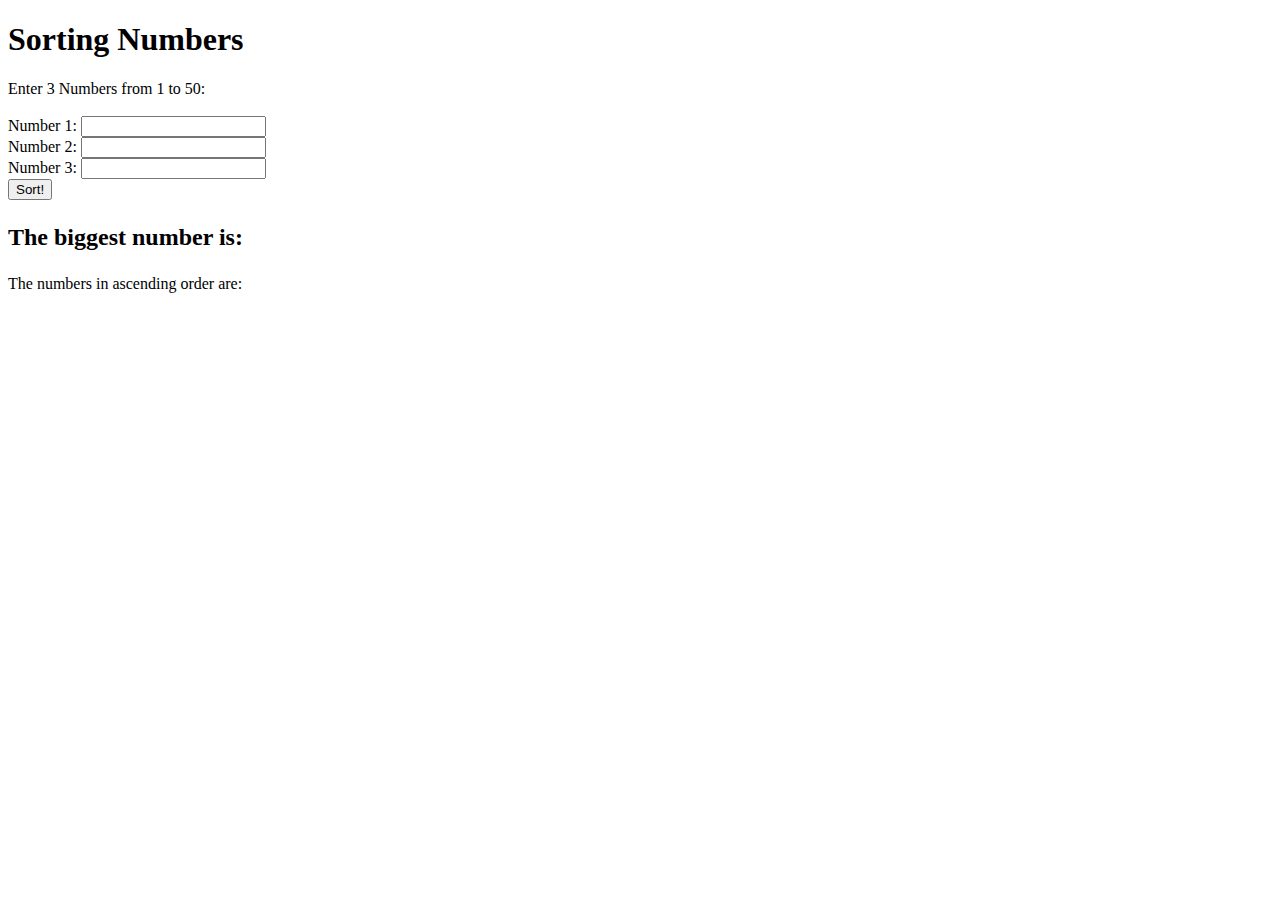
<file: challenges/challenge3/index.html>
<!DOCTYPE html>
<html>
    <body>
        <h1>Sorting Numbers</h1>
        
        Enter 3 Numbers from 1 to 50: <br><br>
        
        Number 1: <input type="number" id="myNumber1"><br>
        Number 2: <input type="number" id="myNumber2"><br>
        Number 3: <input type="number" id="myNumber3"><br>
        
        
        <button onclick="numSort()">Sort!</button>
        
        <p id = "error"></p>
        
        <h2><p id="biggest"> The biggest number is: </p></h2>
        
        <p id="sorted"> The numbers in ascending order are: </p>
        
            <script>
               
                function numSort() 
                {
                    var firstNum = document.getElementById("myNumber1").value;
                    var secondNum = document.getElementById("myNumber2").value;
                    var thirdNum = document.getElementById("myNumber3").value;
                   
                    var list = [firstNum,secondNum,thirdNum];
                    for(var i = 0; i<2;i++)
                    {
                         if(list[i] < 1)
                        {
                            document.getElementById("error").innerHTML = "Incorrect Input";
                        }
                        else if(list[i] > 50)
                        {
                            document.getElementById("error").innerHTML = "Incorrect Input";
                        }
                    }
                    list.sort(function(a, b){return a-b});
                    if(list[0]==list[1])
                    {
                        if(list[1]==list[2])
                        {
                            document.getElementById("error").innerHTML = "All numbers equal";
                        }
                    }
                    document.getElementById("biggest").innerHTML = "The biggest number is: " + list[2];
                    document.getElementById("sorted").innerHTML = "The numbers in ascedning ordre are: " + list;
                }
            
            </script>
    
    </body>
</html>
</file>
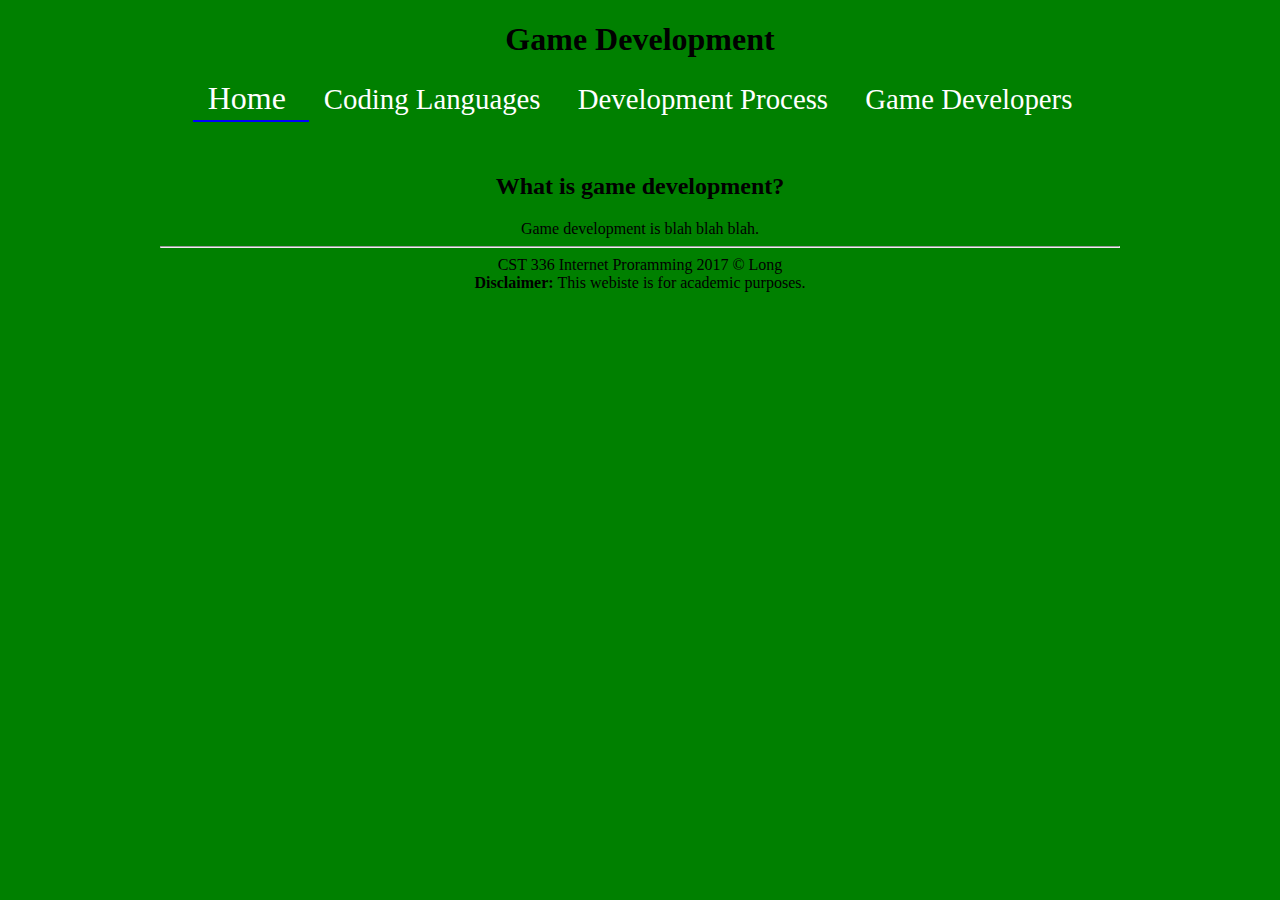
<file: homework/homework1/index.html>
<!DOCTYPE html>
<html>
    <head>
        <title>My Homework 1 Website</title>
        <link  href="css/styles.css" rel="stylesheet" type="text/css" />
    </head>
    <body>
        <header>
            <h1>Game Development</h1>
        </header>
        <nav>
            <a href = "index.html" id = "current"> Home </a>
            <a href = "lanuages.html"> Coding Languages </a>
            <a href = "process.html"> Development Process </a>
            <a href = "developers.html"> Game Developers </a>
        </nav>
        <br></br>
        <div id = "content">
            <section>
                <h2> What is game development?</h2>
                Game development is blah blah blah.
            </section>
        </div>
        <footer>
            <hr>
            CST 336 Internet Proramming 2017 &copy Long</br>
            <strong>Disclaimer: </strong> This webiste is for academic purposes.</br>
        </footer>
    </body>
</html>
</file>
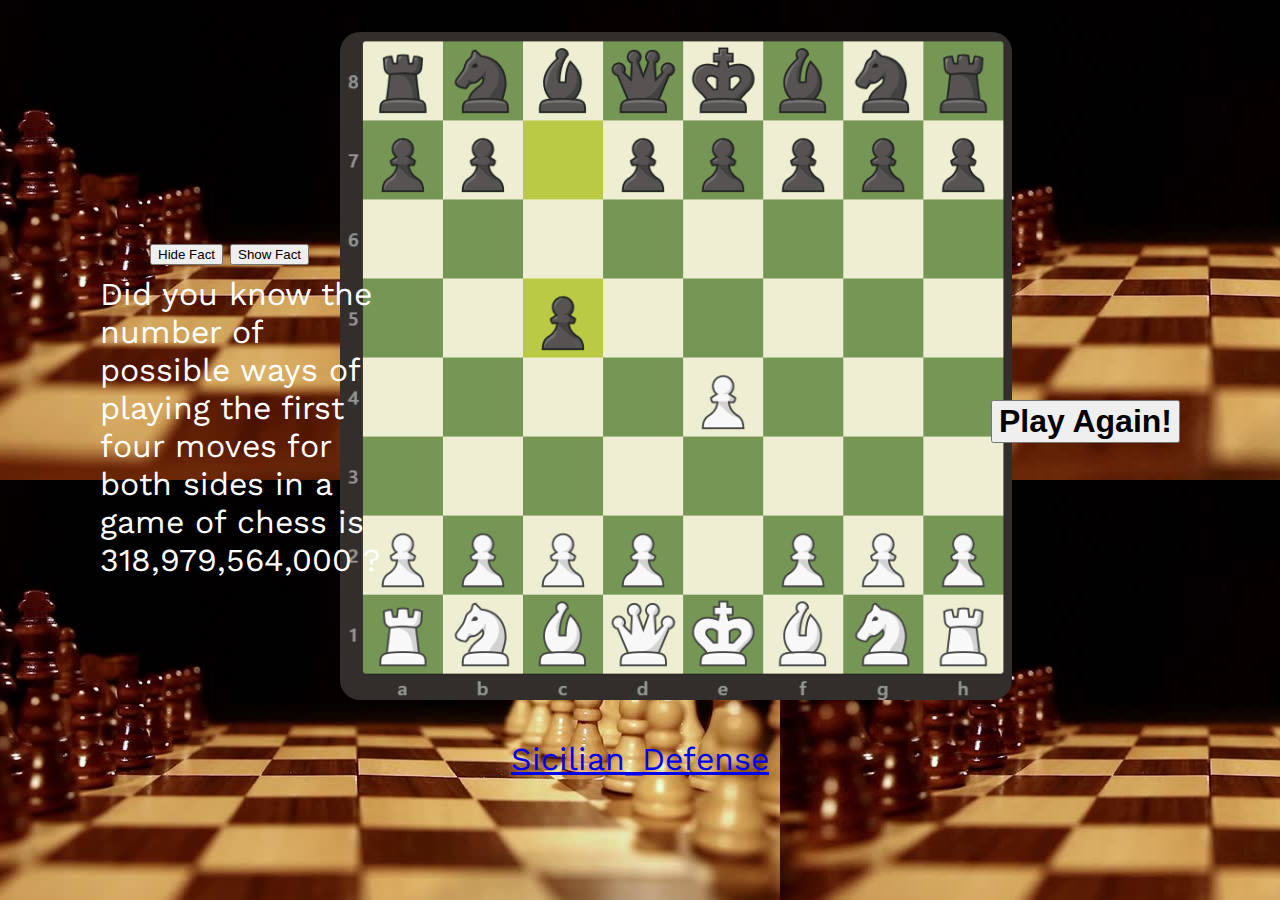
<file: homework/homework4/index.html>
<!DOCTYPE html>
<html>
    <head>
        <title> Chess Opening Randomizer 2.0 </title>
        <style>
            @import url("css/style.css");
        </style>
        <meta charset- "utf-8"/>
        <script src="https://ajax.googleapis.com/ajax/libs/jquery/3.2.1/jquery.min.js"></script>
        <script>
        $(document).ready(function(){
            $("#hide").click(function(){
                $("#fact").hide();
            });
            $("#show").click(function(){
                $("#fact").show();
            });
        });
        $(function(){
        var x = 0;
        setInterval(function(){
            x-=1;
            $('body').css('background-position', x + 'px 0');
        }, 10);
         })
        </script>
    </head>
    <body>
        
        <div id= "main">
            <p id="board"></p> 
        
            <p id = "link"></p>
        </div>
        <div id = "hideshow">
             <button id="hide">Hide Fact</button>
             <button id="show">Show Fact</button>
        </div>
        <div id = "fact"></div>
        
        <div >
            <form>
                   <input type="Submit" value="Play Again!" id = "play"/>
            </form>
        </div>
        <script src="inc/func.js">
        </script>
    </body>
</html>
</file>
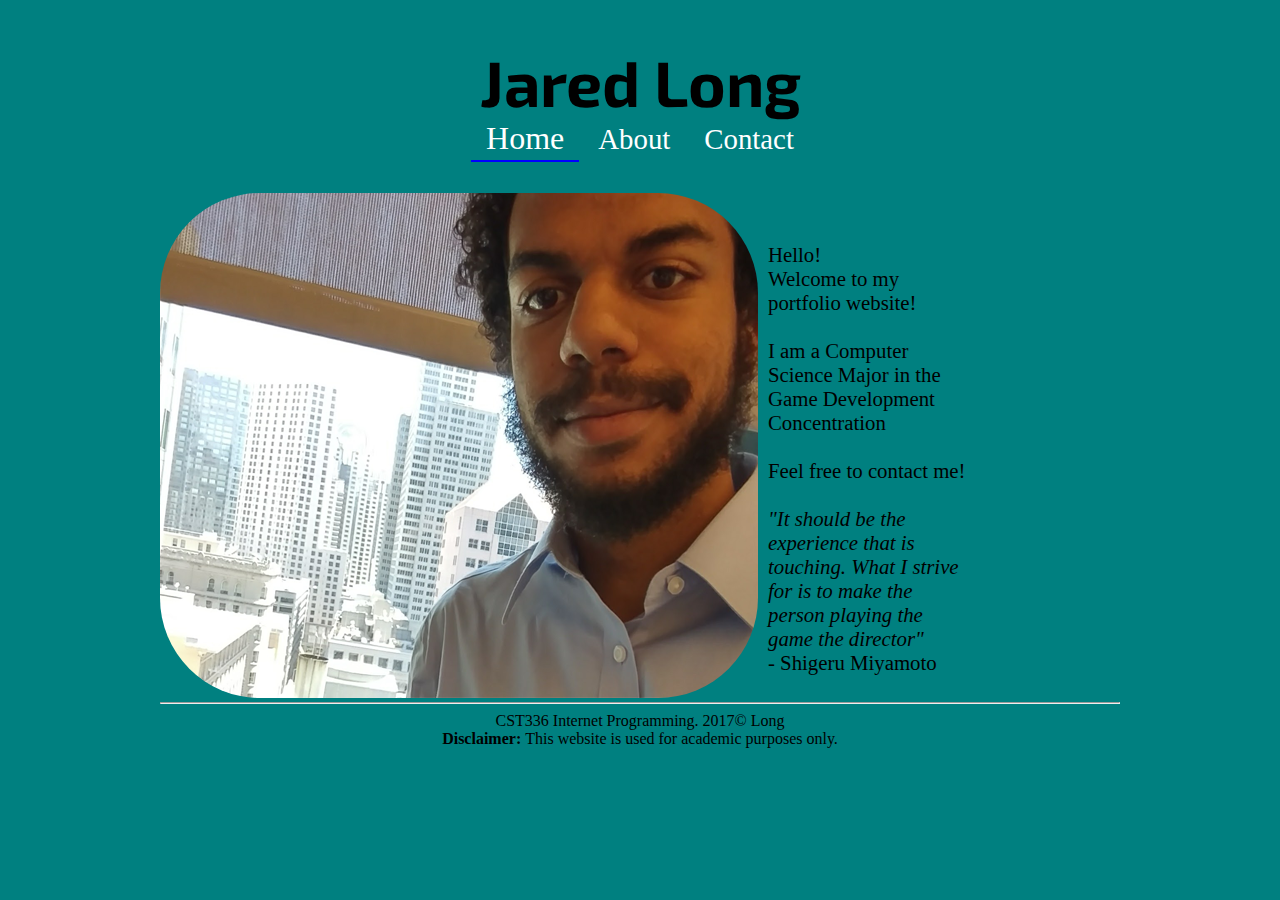
<file: labs/lab1/index.html>
<!DOCTYPE html>
<html>
    <head>
        <title>My Personal Site</title>
        <link  href="css/styles.css" rel="stylesheet" type="text/css" />
        <link href="https://fonts.googleapis.com/css?family=Exo+2:400i" rel="stylesheet">
    </head>
    <body>
        <header>
            <h1> Jared Long </h1>    
        </header>
        <nav>
            <a href="index.html" id="current">Home</a>
            <a href="about.html">About</a>
            <a href="contact.html">Contact</a>
        </nav>
        <br /><br />
        <div id="content">
            
            <section>
                <img id="profilePic" src="img/Jared-Lab-1.png" alt="Picture of Jared Long">
            </section>
            <aside>
                Hello! <br />
                Welcome to my portfolio website!
                <br /><br />
                I am a Computer Science Major in the Game Development Concentration
                <br /><br />
                Feel free to contact me!
                <br /><br />
                <em>"It should be the experience that is touching. What I strive for is to make the person playing the game the director"</em><br />
                - Shigeru Miyamoto

            </aside>
            
        </div>
        <footer>
            <hr>
             CST336 Internet Programming. 2017&copy; Long <br />
             <strong>Disclaimer: </strong> This website is used for academic purposes only. <br /> 
        </footer>
    </body>
</html>
</file>
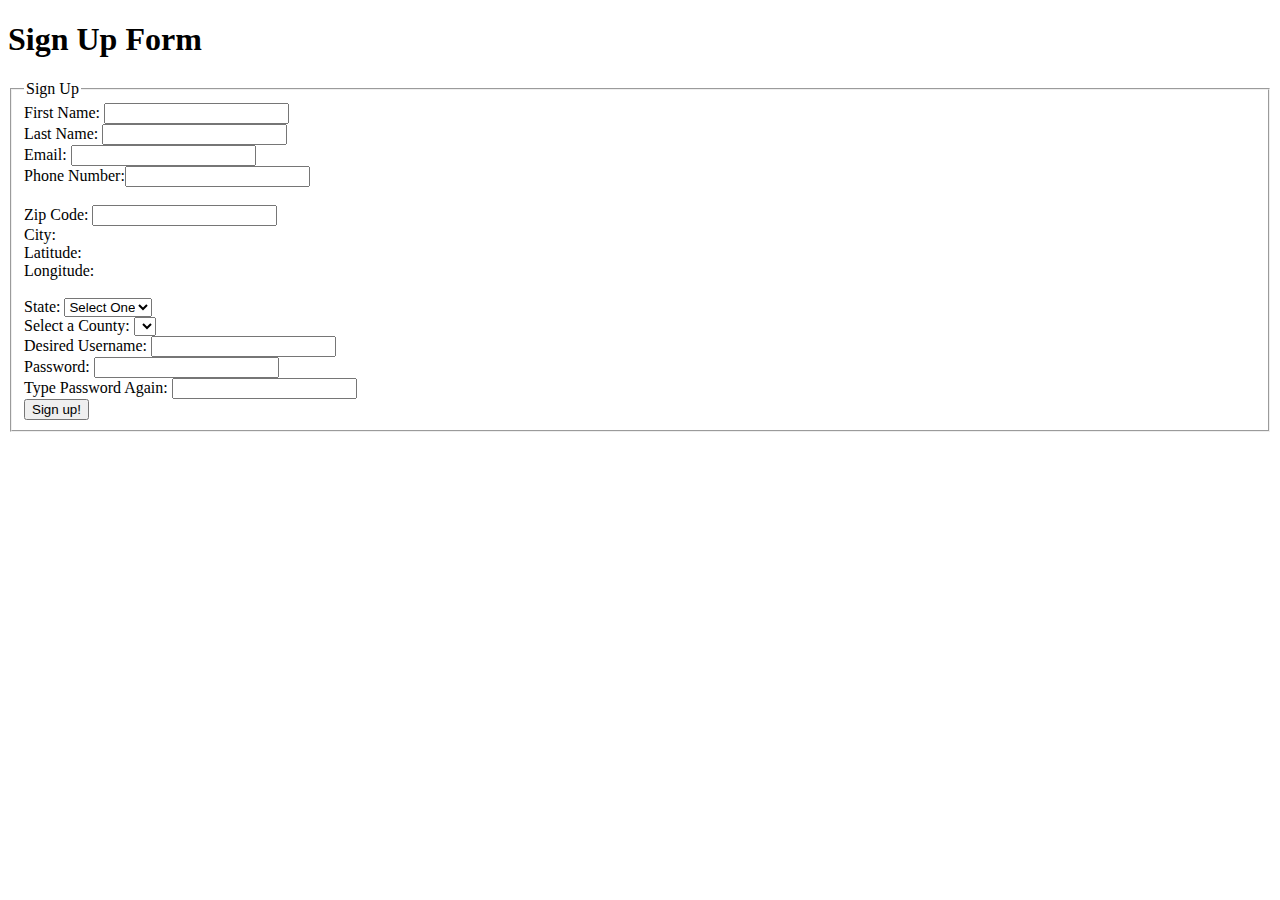
<file: labs/lab8/index.html>
<!DOCTYPE html>
<html><head><meta http-equiv="Content-Type" content="text/html; charset=UTF-8">
    <title>AJAX: Sign Up Page</title>
<style type="text/css" id="diigolet-chrome-css">
</style>

<script src="https://code.jquery.com/jquery-3.1.0.js"></script>
<script>

    function getCity() {
        
        //alert($("#zip").val());
        $.ajax({

        type: "GET",
        url: "http://itcdland.csumb.edu/~milara/ajax/cityInfoByZip.php",
        dataType: "json",
        data: { "zip": $("#zip").val()},
        success: function(data,status) {
            
        
        //alert(data.city);
        $("#city").html(data.city)
        $("#lat").html(data.latitude)
        $("#lon").html(data.longitude)
        
        },
        complete: function(data,status){
            
        }
        })
    }
    
    function getCounties()
    {
        alert("You've selected state: " + $("#state").val());
        $.ajax({
        
        type: "GET",
        url: "http://itcdland.csumb.edu/~milara/ajax/countyList.php",
        dataType: "json",
        data: { "state": $('#state').val()},
        success: function(data,status) {
        //alert(data);
        $("#county").html("<option> Select One </option>");
        for (var i = 0; i < data.length;i++)
        {
            $("#county").append("<option>"+data[i].county+"</option>")
        }
        
        },
        complete: function(data,status) { //optional, used for debugging purposes
        //alert(status);
        }
        
        });//ajax
    }
    $(document).ready(  function(){
        
        $("#zip").change( function(){ getCity(); } );
        $('#state').change( function(){getCounties();});
        
    } ); //documentReady
</script>

</head>

<body id="dummybodyid">

   <h1> Sign Up Form </h1>

    <form>
        <fieldset>
           <legend>Sign Up</legend>
            First Name:  <input type="text"><br> 
            Last Name:   <input type="text"><br> 
            Email:       <input type="text"><br> 
            Phone Number:<input type="text"><br><br>
            Zip Code:    <input type="text" id="zip"><br>
            City: <span id = "city"></span>
            <br>
            Latitude: <span id = "lat"></span>
            <br>
            Longitude: <span id = "lon"></span>
            <br><br>
            State: <select id="state">
                <option value="">Select One</option>
                <option value="ca"> California</option>
                <option value="ny"> New York</option>
                <option value="tx"> Texas</option>
                <option value="va"> Virginia</option>

            </select><br />
            Select a County: <select id ="county"></select><br>
            
            Desired Username: <input type="text"><br>
            Password: <input type="password"><br>
            Type Password Again: <input type="password"><br>
            <input type="submit" value="Sign up!">
        </fieldset>
    </form>




</div></body></html>
</file>
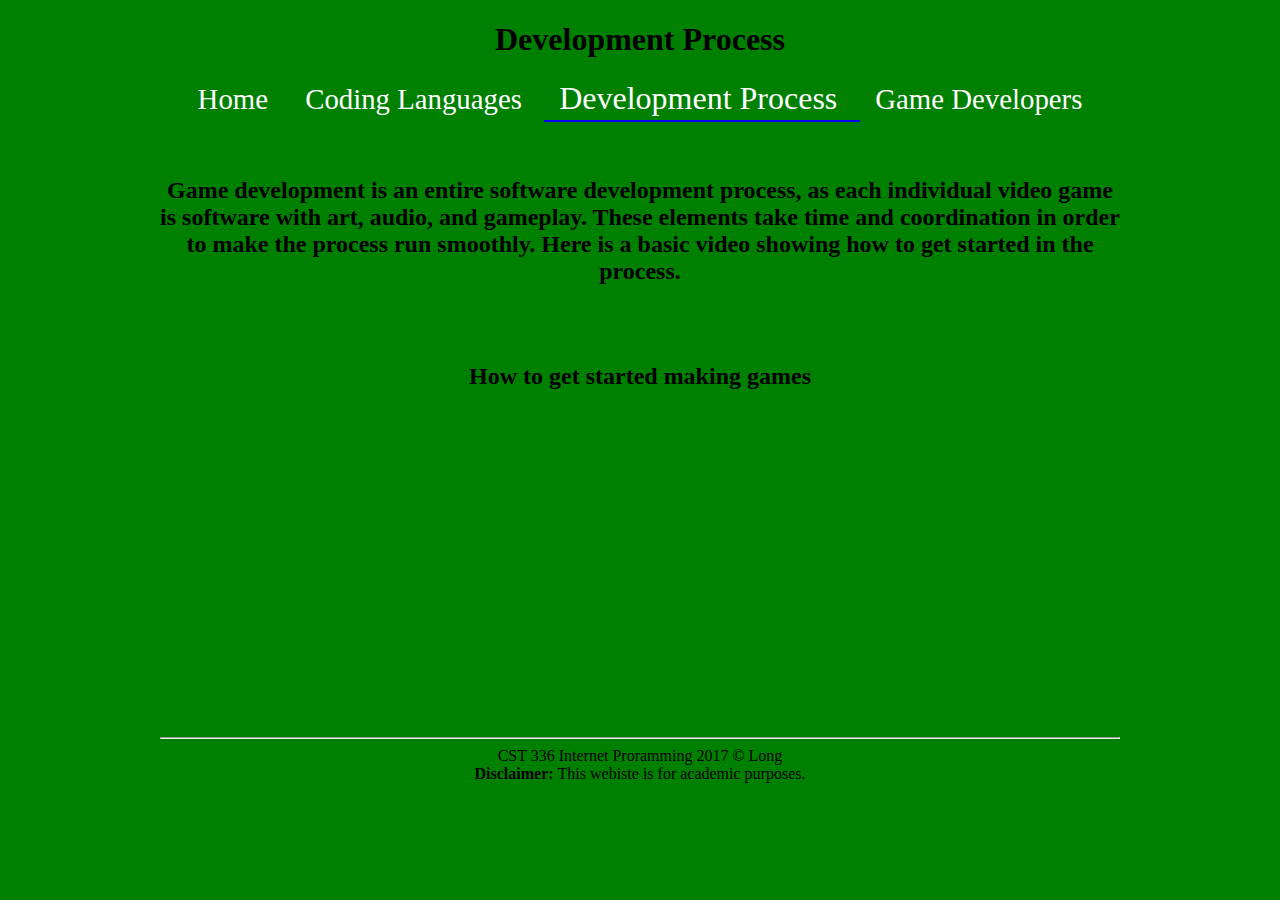
<file: homework/homework1/process.html>
<!DOCTYPE html>
<html>
    <head>
        <title>My Homework 1 Website</title>
        <link  href="css/styles.css" rel="stylesheet" type="text/css" />
    </head>
    <body>
        <header>
            <h1>Development Process</h1>
        </header>
        <nav>
            <a href = "index.html"> Home </a>
            <a href = "lanuages.html"> Coding Languages </a>
            <a href = "process.html" id = "current"> Development Process </a>
            <a href = "developers.html"> Game Developers </a>
        </nav>
        <br></br>
        <div id = "content">
            <section>
                <h2>
                    <p>Game development is an entire software development process, 
                    as each individual video game is software with art, audio, and gameplay.
                    These elements take time and coordination in order to make the process run smoothly.
                    Here is a basic video showing how to get started in the process.
                    </p>
                    <br> </br>
                    How to get started making games
                </h2>
              <iframe width="560" height="315" src="https://www.youtube.com/embed/z06QR-tz1_o" frameborder="0" allowfullscreen></iframe>
            </section>
        </div>
        <footer>
            <hr>
            CST 336 Internet Proramming 2017 &copy Long</br>
            <strong>Disclaimer: </strong> This webiste is for academic purposes.</br>
        </footer>
    </body>
</html>
</file>
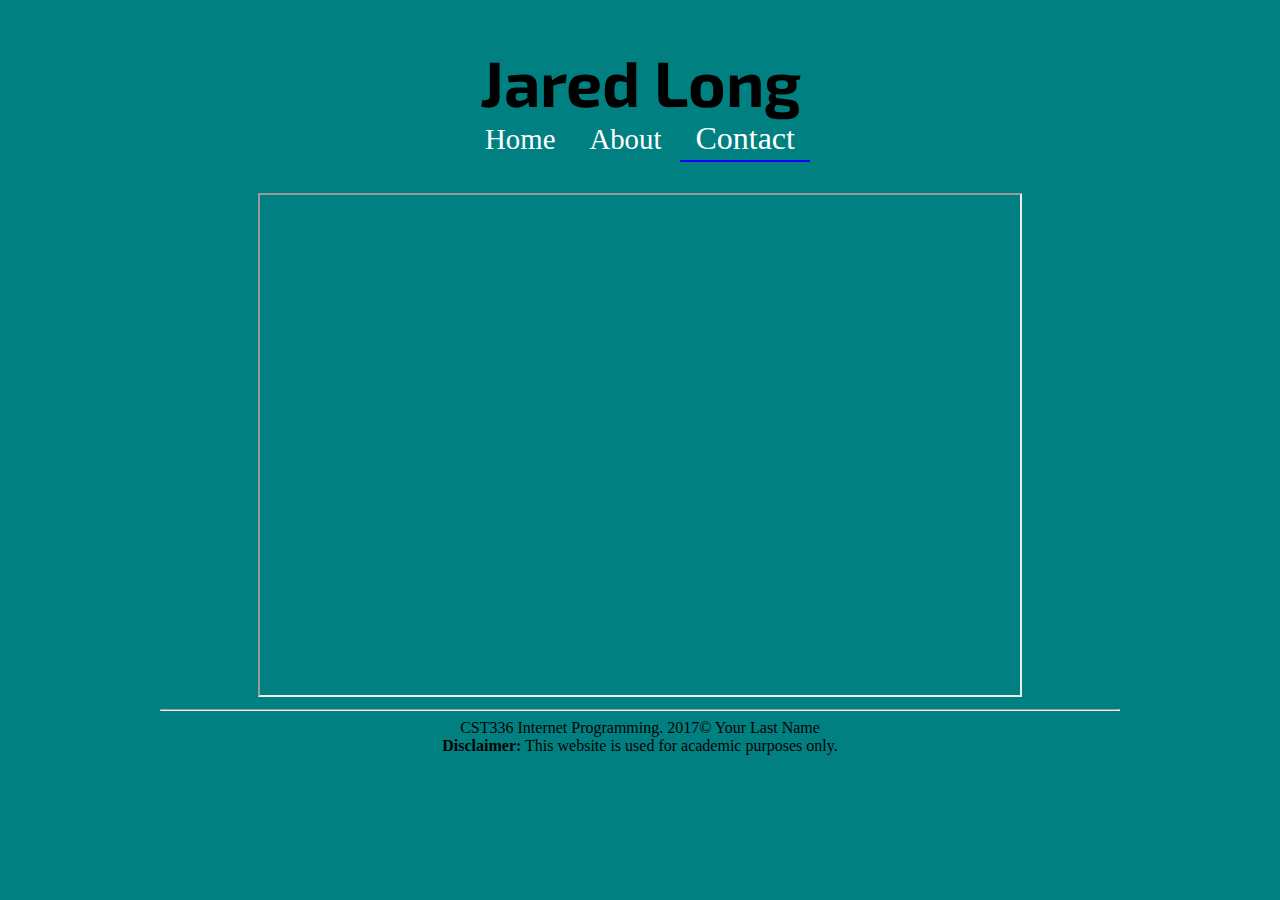
<file: labs/lab1/contact.html>
<!DOCTYPE html>
<html>
    <head>
        <title>My Personal Site</title>
        <link  href="css/styles.css" rel="stylesheet" type="text/css" />
        <link href="https://fonts.googleapis.com/css?family=Exo+2:400i" rel="stylesheet">
    </head>
    <body>
        <header>
            <h1> Jared Long </h1>    
        </header>
        <nav>
            <a href="index.html">Home</a>
            <a href="about.html">About</a>
            <a href="contact.html" id="current">Contact</a>
        </nav>
        <br /><br />
        <div class ="con">
            
            <iframe src="https://docs.google.com/forms/d/e/1FAIpQLSdzdcR9gMpkHpmL5YsX6k-DAVbYKGRxnRsIZUR2DLsI6SKcbQ/viewform?embedded=true" width ="760" height = "500" ></iframe>
            
        </div>
        <footer>
            <hr>
             CST336 Internet Programming. 2017&copy; Your Last Name <br />
             <strong>Disclaimer:</strong> This website is used for academic purposes only. <br /> 
        </footer>
    </body>
</html>
</file>
<file: homework/homework1/css/styles.css>
header, footer , nav, #content{
        text-align: center;
        margin: 0px auto;
        width: 960px;
    }
    body{
        background-color: green;
        color: black;
    }
     nav a {
        padding:15px;
        padding-bottom:4px;
        font-size: 1.8em;
        color: white;
        text-decoration: none;
        width: 50%;
    }
    
    nav a:hover, #current {  /*pseudo class*/
         border-bottom:2px blue solid;
         font-size: 2em;
         transition: .9s;
    }
</file>
<file: labs/lab1/css/styles.css>
header, nav, footer, #content {
        width: 960px;
        margin: 0 auto; 
        text-align: center; 
    }
    body {
        background-color: teal;
        color: black;
    }
    
    footer {
        color: black;
        clear: left;
    }
    
    h1 {
        font-family: 'Exo 2', sans-serif;
        font-size: 4em;
        margin-bottom: 0px;
    }

    nav a {
        padding:15px;
        padding-bottom:4px;
        font-size: 1.8em;
        color: white;
        text-decoration: none;
        width: 50%;
    }
    
    nav a:hover, #current {  /*pseudo class*/
         border-bottom:2px blue solid;
         font-size: 2em;
         transition: .9s;
    }
    
    aside, section {
        float:left;
    }
    
    aside {
        text-align: left;
        padding-left: 10px;
        padding-top:  50px;
        width:200px;
        font-size: 1.3em;
    }
    
    table {
        margin: 0px auto;
    }
    
    td {
        padding-right: 10px;
        font-size: 1.3em;
    }
    
    td strong {
        color: black;
    }
    
    ul {
        text-align: left;
        padding-left: 200px;
    }
    
    #profilePic {
        border-radius: 100px;
    }
    
    #table-header {
        background-color: #55A787;
    }
    
    .table-row {
        background-color: #64C2B6;
    }
    
    .hobby {
        color: blue;
    }
    .con {
        border: 0;
        margin: 0;
        text-align: center;
    }
</file>
